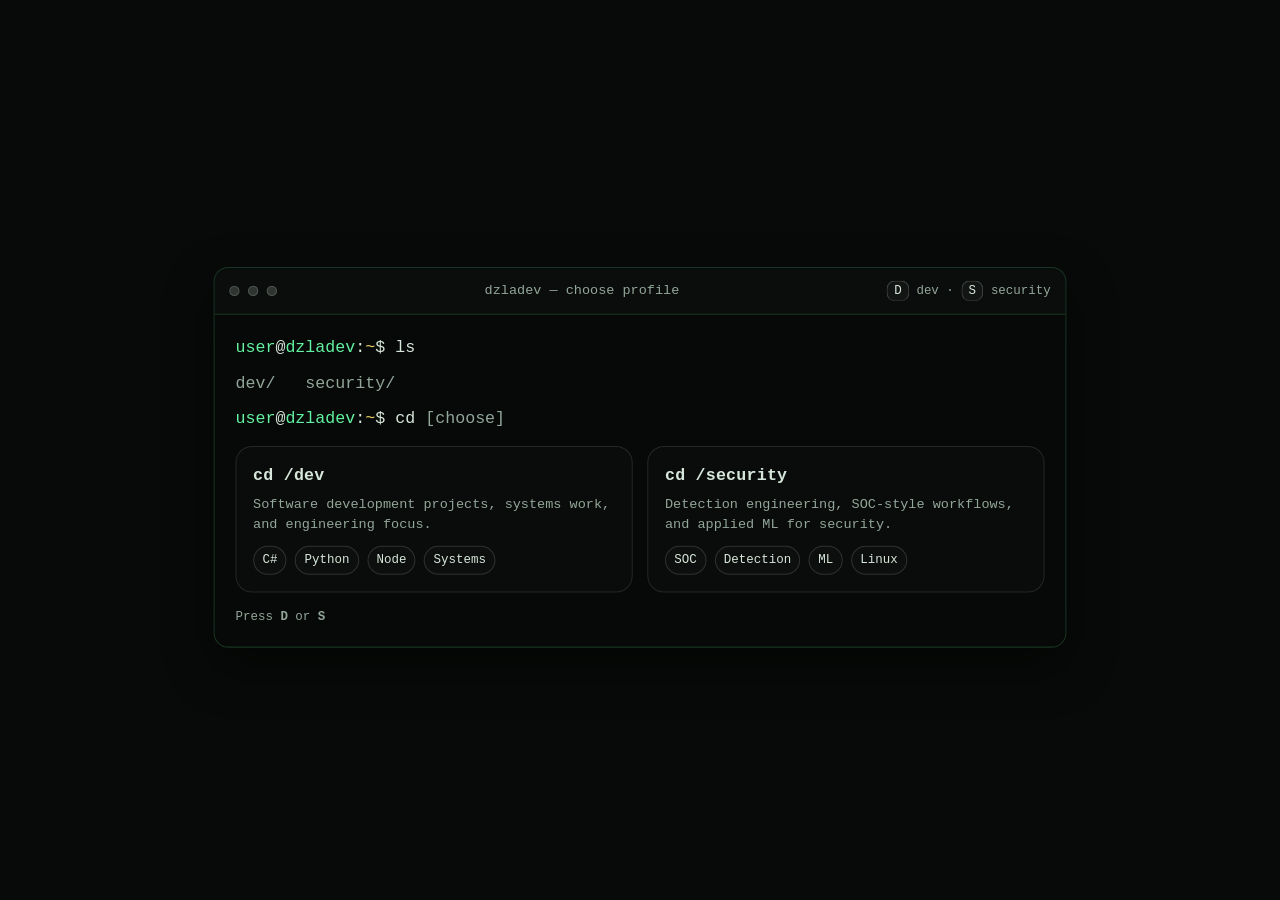
<file: index.html>
<!doctype html>
<html lang="en">
<head>
  <meta http-equiv="Content-Security-Policy"
  content="default-src 'self'; img-src 'self' data:; style-src 'self'; script-src 'self'; base-uri 'self'; form-action 'self'; frame-ancestors 'none'">
  <meta charset="utf-8" />
  <meta name="viewport" content="width=device-width, initial-scale=1" />
  <meta name="description" content="dzladev — developer and cyber security portfolio" />
  <title>dzladev</title>

  <link rel="stylesheet" href="./styles.css" />
</head>

<body>
  <main class="wrap">
    <section class="term" aria-label="Terminal landing page">
      <header class="bar">
        <div class="dots" aria-hidden="true">
          <span class="dot"></span>
          <span class="dot"></span>
          <span class="dot"></span>
        </div>

        <div class="title">dzladev — choose profile</div>

        <div class="kbd-hint" aria-hidden="true">
          <kbd>D</kbd> dev · <kbd>S</kbd> security
        </div>
      </header>

      <div class="body">
        <p class="line">
          <span class="prompt">user</span>@<span class="prompt">dzladev</span>:<span class="path">~</span>$ 
          <span class="cmd">ls</span>
        </p>

        <p class="line muted" style="margin-top:-2px;">
          dev/ &nbsp; security/
        </p>

        <p class="line" style="margin-top: 16px;">
          <span class="prompt">user</span>@<span class="prompt">dzladev</span>:<span class="path">~</span>$ 
          <span class="cmd">cd</span> <span class="muted">[choose]</span>
        </p>

        <div class="grid" role="list">
          <a class="card" role="listitem" href="./dev.html" aria-label="Open developer profile">
            <h2>cd /dev</h2>
            <p>Software development projects, systems work, and engineering focus.</p>
            <div class="chiprow" aria-hidden="true">
              <span class="chip">C#</span>
              <span class="chip">Python</span>
              <span class="chip">Node</span>
              <span class="chip">Systems</span>
            </div>
          </a>

          <a class="card" role="listitem" href="./security.html" aria-label="Open cyber security profile">
            <h2>cd /security</h2>
            <p>Detection engineering, SOC-style workflows, and applied ML for security.</p>
            <div class="chiprow" aria-hidden="true">
              <span class="chip">SOC</span>
              <span class="chip">Detection</span>
              <span class="chip">ML</span>
              <span class="chip">Linux</span>
            </div>
          </a>
        </div>

        <div class="footer">
          <div>
            Press <strong>D</strong> or <strong>S</strong>
          </div>
        </div>

        <p class="sr-only">
          Keyboard shortcuts: D for developer, S for security, H for home.
        </p>
      </div>
    </section>
  </main>
  <script src="./scripts.js"></script>
</body>
</html>
</file>
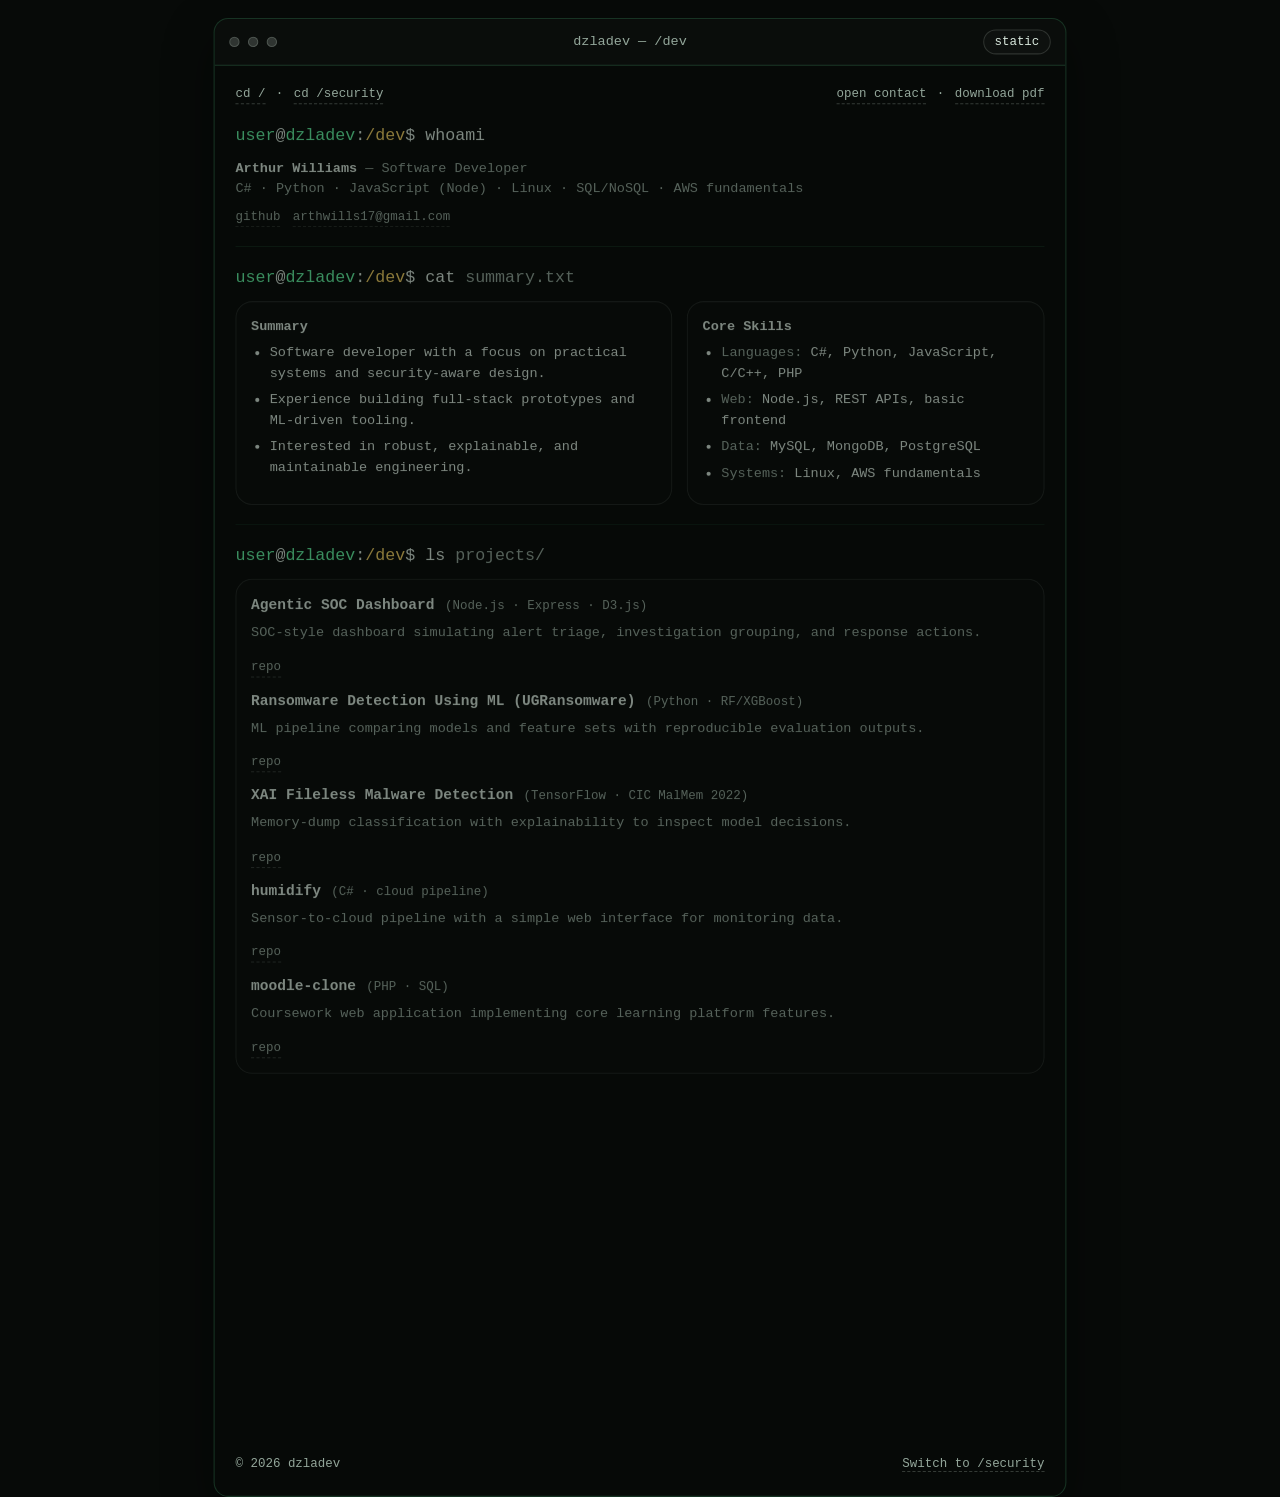
<file: dev.html>
<!doctype html>
<html lang="en">
<head>
  <meta http-equiv="Content-Security-Policy"
  content="default-src 'self'; img-src 'self' data:; style-src 'self'; script-src 'self'; base-uri 'self'; form-action 'self'; frame-ancestors 'none'">
  <meta charset="utf-8" />
  <meta name="viewport" content="width=device-width, initial-scale=1" />
  <meta name="description" content="dzladev — software developer profile" />
  <title>dzladev · dev</title>

  <link rel="stylesheet" href="./styles.css" />
</head>

<body>
  <main class="wrap">
    <section class="term" aria-label="Developer resume terminal">
      <header class="bar">
        <div class="dots" aria-hidden="true">
          <span class="dot"></span>
          <span class="dot"></span>
          <span class="dot"></span>
        </div>

        <div class="title">dzladev — /dev</div>

        <div class="kbd-hint" aria-hidden="true">
          <span class="badge">static</span>
        </div>
      </header>

      <div class="shell">
        <!-- Top navigation -->
        <div class="topnav">
          <div class="navlinks">
            <a href="./index.html">cd /</a>
            <span class="muted">·</span>
            <a href="./security.html">cd /security</a>
          </div>

          <div class="navlinks">
            <a href="#contact">open contact</a>
            <span class="muted">·</span>
            <a href="./assets/cv.pdf" download>download pdf</a>
          </div>
        </div>

        <!-- Intro -->
        <section class="reveal">
          <p class="cmdline">
            <span class="prompt">user</span>@<span class="prompt">dzladev</span>:<span class="path">/dev</span>$ 
            <span class="cmd">whoami</span>
          </p>

          <div class="output">
            <strong>Arthur Williams</strong>
            <span class="muted">— Software Developer</span><br />
            <span class="muted">
              C# · Python · JavaScript (Node) · Linux · SQL/NoSQL · AWS fundamentals
            </span>

            <div class="links">
              <a href="https://github.com/dzlagit" target="_blank" rel="noreferrer">github</a>
              <a href="mailto:arthwills17@gmail.com">arthwills17@gmail.com</a>
            </div>
          </div>
        </section>

        <!-- Summary + skills -->
        <section class="section reveal">
          <p class="cmdline">
            <span class="prompt">user</span>@<span class="prompt">dzladev</span>:<span class="path">/dev</span>$ 
            <span class="cmd">cat</span> <span class="muted">summary.txt</span>
          </p>

          <div class="cols">
            <div class="box">
              <div class="output">
                <strong>Summary</strong>
                <ul class="list">
                  <li>Software developer with a focus on practical systems and security-aware design.</li>
                  <li>Experience building full-stack prototypes and ML-driven tooling.</li>
                  <li>Interested in robust, explainable, and maintainable engineering.</li>
                </ul>
              </div>
            </div>

            <div class="box">
              <div class="output">
                <strong>Core Skills</strong>
                <ul class="list">
                  <li><span class="muted">Languages:</span> C#, Python, JavaScript, C/C++, PHP</li>
                  <li><span class="muted">Web:</span> Node.js, REST APIs, basic frontend</li>
                  <li><span class="muted">Data:</span> MySQL, MongoDB, PostgreSQL</li>
                  <li><span class="muted">Systems:</span> Linux, AWS fundamentals</li>
                </ul>
              </div>
            </div>
          </div>
        </section>

        <!-- Projects -->
        <section class="section reveal" id="projects">
          <p class="cmdline">
            <span class="prompt">user</span>@<span class="prompt">dzladev</span>:<span class="path">/dev</span>$ 
            <span class="cmd">ls</span> <span class="muted">projects/</span>
          </p>

          <div class="box">
            <div class="output">

              <div class="project">
                <div class="proj-title">
                  <strong>Agentic SOC Dashboard</strong>
                  <span class="proj-meta">(Node.js · Express · D3.js)</span>
                </div>
                <div class="muted">
                  SOC-style dashboard simulating alert triage, investigation grouping, and response actions.
                </div>
                <div class="links">
                  <a href="https://github.com/dzlagit/agentic-SOC-dashboard" target="_blank">repo</a>
                </div>
              </div>

              <div class="project">
                <div class="proj-title">
                  <strong>Ransomware Detection Using ML (UGRansomware)</strong>
                  <span class="proj-meta">(Python · RF/XGBoost)</span>
                </div>
                <div class="muted">
                  ML pipeline comparing models and feature sets with reproducible evaluation outputs.
                </div>
                <div class="links">
                  <a href="https://github.com/dzlagit/AIvirustool" target="_blank">repo</a>
                </div>
              </div>

              <div class="project">
                <div class="proj-title">
                  <strong>XAI Fileless Malware Detection</strong>
                  <span class="proj-meta">(TensorFlow · CIC MalMem 2022)</span>
                </div>
                <div class="muted">
                  Memory-dump classification with explainability to inspect model decisions.
                </div>
                <div class="links">
                  <a href="https://github.com/dzlagit/XAIFilelessMalware" target="_blank">repo</a>
                </div>
              </div>

              <div class="project">
                <div class="proj-title">
                  <strong>humidify</strong>
                  <span class="proj-meta">(C# · cloud pipeline)</span>
                </div>
                <div class="muted">
                  Sensor-to-cloud pipeline with a simple web interface for monitoring data.
                </div>
                <div class="links">
                  <a href="https://github.com/dzlagit/humidify" target="_blank">repo</a>
                </div>
              </div>

              <div class="project">
                <div class="proj-title">
                  <strong>moodle-clone</strong>
                  <span class="proj-meta">(PHP · SQL)</span>
                </div>
                <div class="muted">
                  Coursework web application implementing core learning platform features.
                </div>
                <div class="links">
                  <a href="https://github.com/dzlagit/moodle-clone" target="_blank">repo</a>
                </div>
              </div>

            </div>
          </div>
        </section>

        <!-- Education -->
        <section class="section reveal">
          <p class="cmdline">
            <span class="prompt">user</span>@<span class="prompt">dzladev</span>:<span class="path">/dev</span>$ 
            <span class="cmd">cat</span> <span class="muted">education.txt</span>
          </p>

          <div class="cols">
            <div class="box">
              <div class="output">
                <strong>Education</strong>
                <ul class="list">
                  <li><span class="muted">Liverpool Hope University</span> — BSc Computer Science (2023–Present)</li>
                  <li><span class="muted">George Spencer Academy Sixth Form</span> — A Levels</li>
                </ul>
              </div>
            </div>

            <div class="box">
              <div class="output">
                <strong>Strengths</strong>
                <ul class="list">
                  <li>Analytical problem-solving</li>
                  <li>Research and investigation</li>
                  <li>Clear communication</li>
                  <li>Time management</li>
                </ul>
              </div>
            </div>
          </div>
        </section>

        <!-- Contact -->
        <section class="section reveal" id="contact">
          <p class="cmdline">
            <span class="prompt">user</span>@<span class="prompt">dzladev</span>:<span class="path">/dev</span>$ 
            <span class="cmd">cat</span> <span class="muted">contact</span>
          </p>

          <div class="box">
            <div class="output">
              <div class="links">
                <a href="mailto:arthwills17@gmail.com">arthwills17@gmail.com</a>
                <a href="https://github.com/dzlagit" target="_blank">github.com/dzlagit</a>
              </div>
            </div>
          </div>
        </section>

        <div class="footer">
          <div>© <span id="year"></span> dzladev</div>
          <div><a href="./security.html">Switch to /security</a></div>
        </div>
      </div>
    </section>
  </main>

  <!-- Shared JS -->
  <script src="./scripts.js"></script>
</body>
</html>
</file>
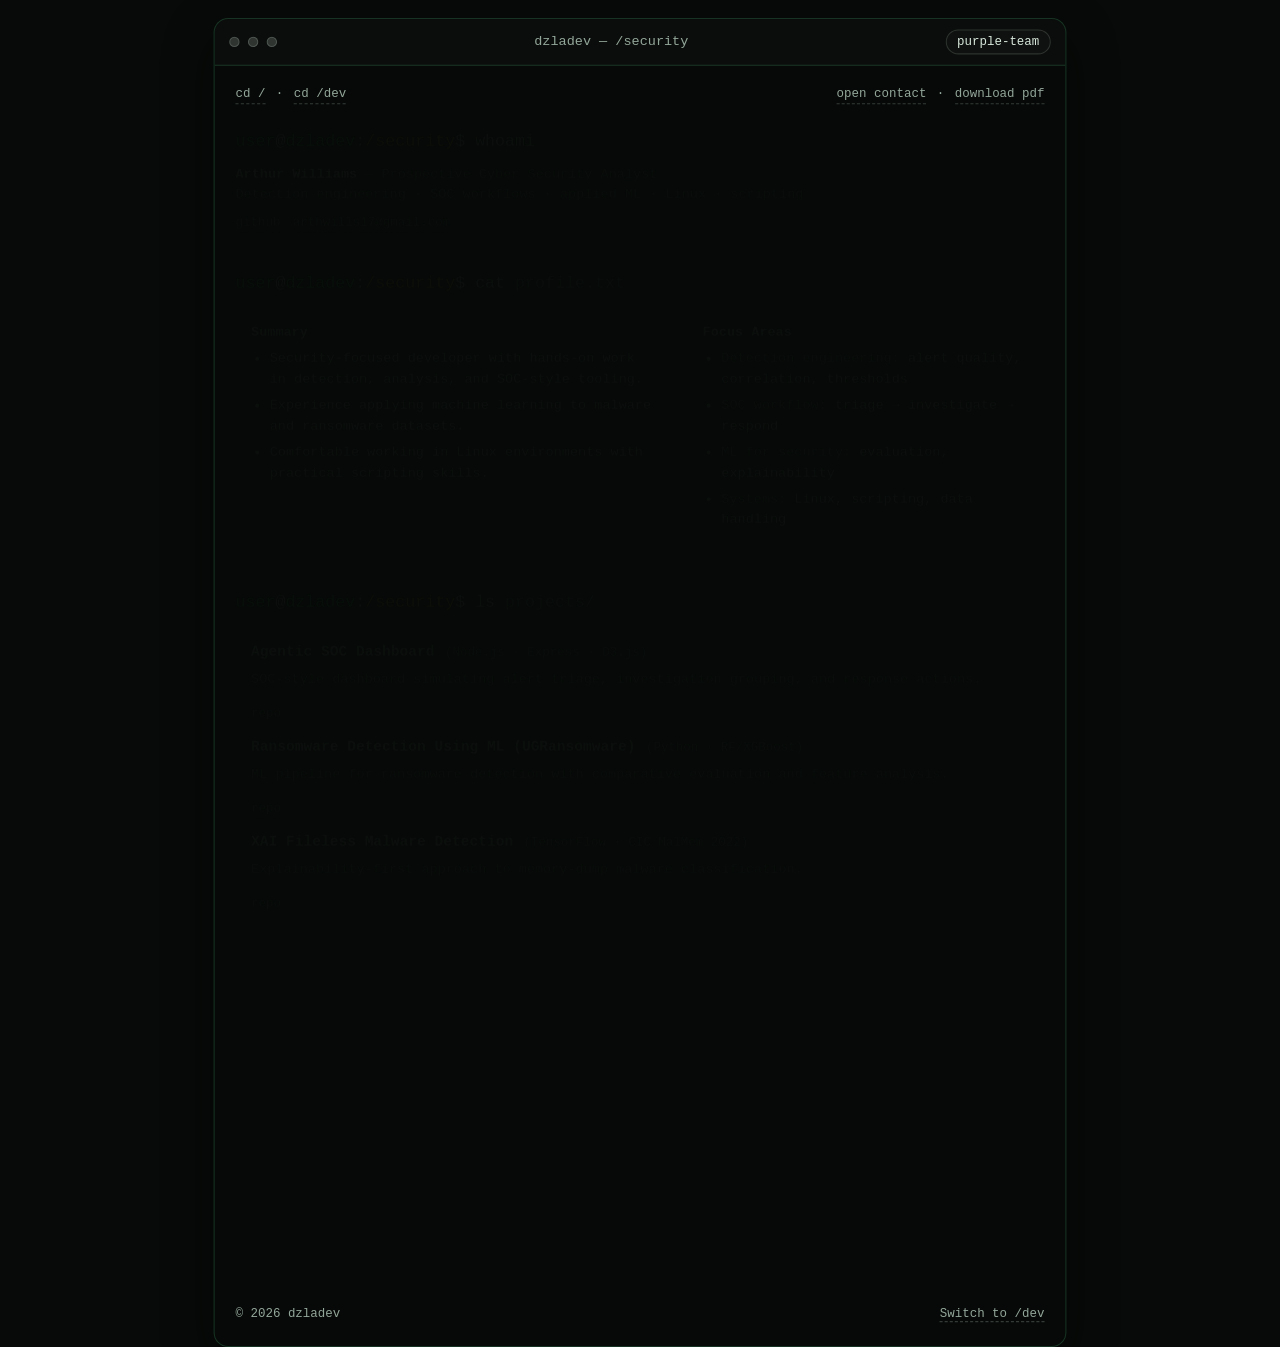
<file: security.html>
<!doctype html>
<html lang="en">
<head>
  <meta http-equiv="Content-Security-Policy"
  content="default-src 'self'; img-src 'self' data:; style-src 'self'; script-src 'self'; base-uri 'self'; form-action 'self'; frame-ancestors 'none'">
  <meta charset="utf-8" />
  <meta name="viewport" content="width=device-width, initial-scale=1" />
  <meta name="description" content="dzladev — cyber security profile" />
  <title>dzladev · security</title>

  <link rel="stylesheet" href="./styles.css" />
</head>

<body>
  <main class="wrap">
    <section class="term" aria-label="Cyber security resume terminal">
      <header class="bar">
        <div class="dots" aria-hidden="true">
          <span class="dot"></span>
          <span class="dot"></span>
          <span class="dot"></span>
        </div>

        <div class="title">dzladev — /security</div>

        <div class="kbd-hint" aria-hidden="true">
          <span class="badge">purple-team</span>
        </div>
      </header>

      <div class="shell">
        <!-- Top navigation -->
        <div class="topnav">
          <div class="navlinks">
            <a href="./index.html">cd /</a>
            <span class="muted">·</span>
            <a href="./dev.html">cd /dev</a>
          </div>

          <div class="navlinks">
            <a href="#contact">open contact</a>
            <span class="muted">·</span>
            <a href="/assets/cv.pdf" download> download pdf </a>
          </div>
        </div>

        <!-- Intro -->
        <section class="reveal">
          <p class="cmdline">
            <span class="prompt">user</span>@<span class="prompt">dzladev</span>:<span class="path">/security</span>$ 
            <span class="cmd">whoami</span>
          </p>

          <div class="output">
            <strong>Arthur Williams</strong>
            <span class="muted">— Prospective Cyber Security Analyst</span><br />
            <span class="muted">
              Detection engineering · SOC workflows · applied ML · Linux · scripting
            </span>

            <div class="links">
              <a href="https://github.com/dzlagit" target="_blank" rel="noreferrer">github</a>
              <a href="mailto:arthwills17@gmail.com">arthwills17@gmail.com</a>
            </div>
          </div>
        </section>

        <!-- Summary + focus -->
        <section class="section reveal">
          <p class="cmdline">
            <span class="prompt">user</span>@<span class="prompt">dzladev</span>:<span class="path">/security</span>$ 
            <span class="cmd">cat</span> <span class="muted">profile.txt</span>
          </p>

          <div class="cols">
            <div class="box">
              <div class="output">
                <strong>Summary</strong>
                <ul class="list">
                  <li>Security-focused developer with hands-on work in detection, analysis, and SOC-style tooling.</li>
                  <li>Experience applying machine learning to malware and ransomware datasets.</li>
                  <li>Comfortable working in Linux environments with practical scripting skills.</li>
                </ul>
              </div>
            </div>

            <div class="box">
              <div class="output">
                <strong>Focus Areas</strong>
                <ul class="list">
                  <li><span class="muted">Detection engineering:</span> alert quality, correlation, thresholds</li>
                  <li><span class="muted">SOC workflow:</span> triage → investigate → respond</li>
                  <li><span class="muted">ML for security:</span> evaluation, explainability</li>
                  <li><span class="muted">Systems:</span> Linux, scripting, data handling</li>
                </ul>
              </div>
            </div>
          </div>
        </section>

        <!-- Projects -->
        <section class="section reveal" id="projects">
          <p class="cmdline">
            <span class="prompt">user</span>@<span class="prompt">dzladev</span>:<span class="path">/security</span>$ 
            <span class="cmd">ls</span> <span class="muted">projects/</span>
          </p>

          <div class="box">
            <div class="output">

              <div class="project">
                <div class="proj-title">
                  <strong>Agentic SOC Dashboard</strong>
                  <span class="proj-meta">(Node.js · Express · D3.js)</span>
                </div>
                <div class="muted">
                  SOC-style dashboard simulating alert triage, investigation grouping, and response actions.
                </div>
                <div class="links">
                  <a href="https://github.com/dzlagit/agentic-SOC-dashboard" target="_blank">repo</a>
                </div>
              </div>

              <div class="project">
                <div class="proj-title">
                  <strong>Ransomware Detection Using ML (UGRansomware)</strong>
                  <span class="proj-meta">(Python · RF/XGBoost)</span>
                </div>
                <div class="muted">
                  ML pipeline for ransomware detection with comparative evaluation and feature analysis.
                </div>
                <div class="links">
                  <a href="https://github.com/dzlagit/AIvirustool" target="_blank">repo</a>
                </div>
              </div>

              <div class="project">
                <div class="proj-title">
                  <strong>XAI Fileless Malware Detection</strong>
                  <span class="proj-meta">(TensorFlow · CIC MalMem 2022)</span>
                </div>
                <div class="muted">
                  Explainability-first approach to memory-dump malware classification.
                </div>
                <div class="links">
                  <a href="https://github.com/dzlagit/XAIFilelessMalware" target="_blank">repo</a>
                </div>
              </div>
            </div>
          </div>
        </section>

        <!-- Skills -->
        <section class="section reveal" id="skills">
          <p class="cmdline">
            <span class="prompt">user</span>@<span class="prompt">dzladev</span>:<span class="path">/security</span>$ 
            <span class="cmd">cat</span> <span class="muted">skills.txt</span>
          </p>

          <div class="cols">
            <div class="box">
              <div class="output">
                <strong>Technical</strong>
                <ul class="list">
                  <li><span class="muted">Programming:</span> Python, C#, JavaScript, C/C++</li>
                  <li><span class="muted">Systems:</span> Linux</li>
                  <li><span class="muted">Data:</span> SQL & NoSQL basics</li>
                  <li><span class="muted">Cloud:</span> AWS fundamentals</li>
                </ul>
              </div>
            </div>

            <div class="box">
              <div class="output">
                <strong>Professional</strong>
                <ul class="list">
                  <li>Analytical investigation</li>
                  <li>Clear documentation</li>
                  <li>Time management</li>
                  <li>Communication</li>
                </ul>
              </div>
            </div>
          </div>
        </section>

        <!-- Contact -->
        <section class="section reveal" id="contact">
          <p class="cmdline">
            <span class="prompt">user</span>@<span class="prompt">dzladev</span>:<span class="path">/security</span>$ 
            <span class="cmd">cat</span> <span class="muted">contact</span>
          </p>

          <div class="box">
            <div class="output">
              <div class="links">
                <a href="mailto:arthwills17@gmail.com">arthwills17@gmail.com</a>
                <a href="https://github.com/dzlagit" target="_blank">github.com/dzlagit</a>
              </div>
            </div>
          </div>
        </section>

        <div class="footer">
          <div>© <span id="year"></span> dzladev</div>
          <div><a href="./dev.html">Switch to /dev</a></div>
        </div>
      </div>
    </section>
  </main>

  <!-- Shared JS -->
  <script src="./scripts.js"></script>
</body>
</html>
</file>
<file: styles.css>
/* styles.css — updated: flatter background + slightly zoomed-in layout + scroll reveal */

:root{
  --bg: #070a08;
  --fg: #d7e6db;
  --muted: #93a69a;
  --accent: #63f2a1;
  --warn: #f2d063;

  --border: rgba(99,242,161,.18);
  --border-soft: rgba(215,230,219,.12);
  --shadow: rgba(0,0,0,.45);

  --radius: 14px;
  --radius-card: 16px;

  --mono: ui-monospace, SFMono-Regular, Menlo, Monaco, Consolas, "Liberation Mono", "Courier New", monospace;
}

*{ box-sizing: border-box; }
html, body{ height: 100%; }

body{
  margin: 0;
  background: var(--bg);              /* removed gradients */
  color: var(--fg);
  font-family: var(--mono);
  line-height: 1.5;
  display: grid;
  place-items: center;
  padding: 18px;                      /* slightly tighter for “zoomed in” feel */
}

/* Zoom-in feel:
   - narrower max width
   - slightly larger base type
   - less empty space around the terminal
*/
.wrap{
  width: min(820px, 100%);            /* was 920px */
  transform: scale(1.04);             /* subtle zoom */
  transform-origin: top center;
}

/* Terminal chrome */
.term{
  border: 1px solid var(--border);
  border-radius: var(--radius);
  overflow: hidden;
  box-shadow: 0 18px 48px var(--shadow);
  background: rgba(7,10,8,.96);       /* flatter, less “glassy” */
}

.bar{
  display: flex;
  align-items: center;
  justify-content: space-between;
  padding: 12px 14px;
  border-bottom: 1px solid var(--border);
  background: rgba(255,255,255,.015);
  gap: 12px;
}

.dots{ display: flex; gap: 8px; }
.dot{
  width: 10px; height: 10px; border-radius: 999px;
  background: rgba(215,230,219,.18);
  border: 1px solid rgba(215,230,219,.18);
}

.title{
  color: var(--muted);
  font-size: 13px;
  white-space: nowrap;
  overflow: hidden;
  text-overflow: ellipsis;
}

.kbd-hint{
  color: var(--muted);
  font-size: 12px;
  white-space: nowrap;
}
.kbd-hint kbd{
  font-family: var(--mono);
  font-size: 12px;
  padding: 2px 6px;
  border: 1px solid rgba(215,230,219,.22);
  border-bottom-color: rgba(215,230,219,.12);
  border-radius: 8px;
  background: rgba(255,255,255,.03);
  color: var(--fg);
}

/* Shared body padding */
.body{ padding: 20px; }
.shell{ padding: 18px 20px 22px; }

/* Terminal text bits */
.line{ margin: 0 0 10px 0; }
.prompt{ color: var(--accent); }
.path{ color: var(--warn); }
.cmd{ color: var(--fg); }
.muted{ color: var(--muted); }

/* Index cards */
.grid{
  display: grid;
  grid-template-columns: repeat(2, minmax(0, 1fr));
  gap: 14px;
  margin-top: 14px;
}
@media (max-width: 720px){
  .grid{ grid-template-columns: 1fr; }
  .kbd-hint{ display: none; }
  .wrap{ transform: none; }           /* avoid weird scaling on small screens */
}

.card{
  border: 1px solid var(--border-soft);
  background: rgba(255,255,255,.015);
  border-radius: var(--radius-card);
  padding: 16px;
  text-decoration: none;
  color: inherit;
  display: block;
  transition: transform .12s ease, border-color .12s ease, background .12s ease;
  outline: none;
}
.card:hover, .card:focus-visible{
  transform: translateY(-2px);
  border-color: rgba(99,242,161,.32);
  background: rgba(99,242,161,.035);
}
.card h2{
  margin: 0 0 6px 0;
  font-size: 16px;
  font-weight: 700;
  letter-spacing: .2px;
}
.card p{
  margin: 0;
  color: var(--muted);
  font-size: 13px;
}

.chiprow{
  display: flex;
  flex-wrap: wrap;
  gap: 8px;
  margin-top: 10px;
}
.chip{
  font-size: 12px;
  color: var(--fg);
  border: 1px solid rgba(215,230,219,.16);
  background: rgba(255,255,255,.015);
  padding: 4px 8px;
  border-radius: 999px;
}

/* Footer */
.footer{
  margin-top: 14px;
  display: flex;
  justify-content: space-between;
  gap: 12px;
  flex-wrap: wrap;
  color: var(--muted);
  font-size: 12px;
}
.footer a{
  color: var(--muted);
  text-decoration: none;
  border-bottom: 1px dashed rgba(215,230,219,.22);
}
.footer a:hover{
  color: var(--fg);
  border-bottom-color: rgba(99,242,161,.45);
}

/* Dev/Security shared layout */
.topnav{
  display: flex;
  justify-content: space-between;
  align-items: center;
  gap: 12px;
  margin-bottom: 14px;
  flex-wrap: wrap;
}

.navlinks{
  display: flex;
  gap: 10px;
  flex-wrap: wrap;
  align-items: center;
  color: var(--muted);
  font-size: 12px;
}
.navlinks a{
  color: var(--muted);
  text-decoration: none;
  border-bottom: 1px dashed rgba(215,230,219,.22);
}
.navlinks a:hover{
  color: var(--fg);
  border-bottom-color: rgba(99,242,161,.45);
}

.badge{
  font-size: 12px;
  color: var(--fg);
  border: 1px solid rgba(215,230,219,.16);
  background: rgba(255,255,255,.015);
  padding: 4px 10px;
  border-radius: 999px;
}

.section{
  margin-top: 18px;
  padding-top: 18px;
  border-top: 1px solid rgba(99,242,161,.12);
}

.cmdline{ margin: 0 0 10px 0; color: var(--fg); }
.output{ color: var(--fg); font-size: 13px; }

.cols{
  display: grid;
  grid-template-columns: 1.1fr .9fr;
  gap: 14px;
}
@media (max-width: 860px){
  .cols{ grid-template-columns: 1fr; }
}

.box{
  border: 1px solid var(--border-soft);
  background: rgba(255,255,255,.015);
  border-radius: var(--radius-card);
  padding: 14px;
}

.list{ margin: 0; padding-left: 18px; }
.list li{ margin: 6px 0; }

.project{ display: grid; gap: 6px; margin-bottom: 12px; }
.project:last-child{ margin-bottom: 0; }

.proj-title{
  display: flex;
  gap: 10px;
  flex-wrap: wrap;
  align-items: baseline;
}
.proj-title strong{ font-size: 14px; }
.proj-meta{ font-size: 12px; color: var(--muted); }

.links{
  display: flex;
  gap: 12px;
  flex-wrap: wrap;
  margin-top: 8px;
  font-size: 12px;
}
.links a{
  color: var(--muted);
  text-decoration: none;
  border-bottom: 1px dashed rgba(215,230,219,.22);
}
.links a:hover{
  color: var(--fg);
  border-bottom-color: rgba(99,242,161,.45);
}

/* Scroll reveal (CSS side) */
.reveal{
  opacity: 0;
  transform: translateY(10px);
  transition: opacity .35s ease, transform .35s ease;
}
.reveal.in{
  opacity: 1;
  transform: translateY(0);
}
@media (prefers-reduced-motion: reduce){
  .reveal{ opacity: 1; transform: none; transition: none; }
}

/* Accessibility utility */
.sr-only{
  position: absolute !important;
  width: 1px; height: 1px;
  padding: 0; margin: -1px;
  overflow: hidden; clip: rect(0,0,0,0);
  white-space: nowrap; border: 0;
}
</file>
